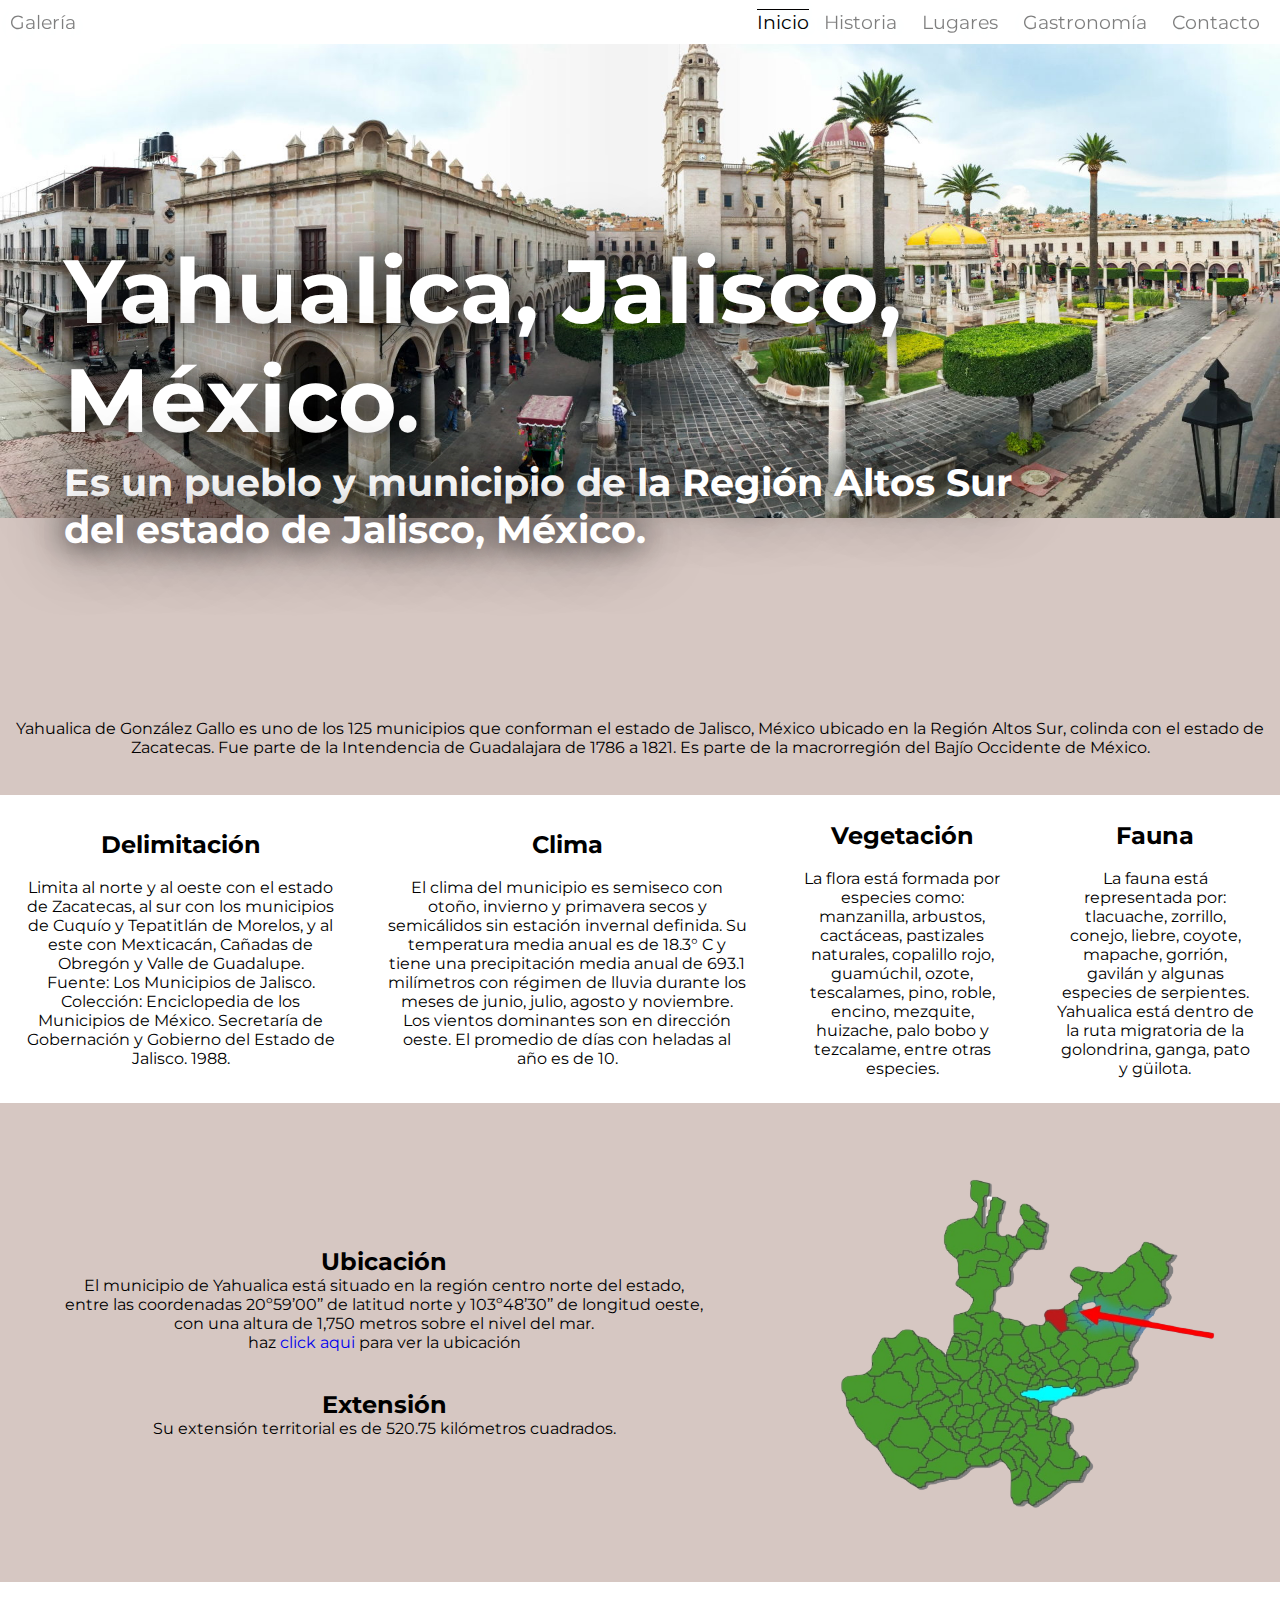
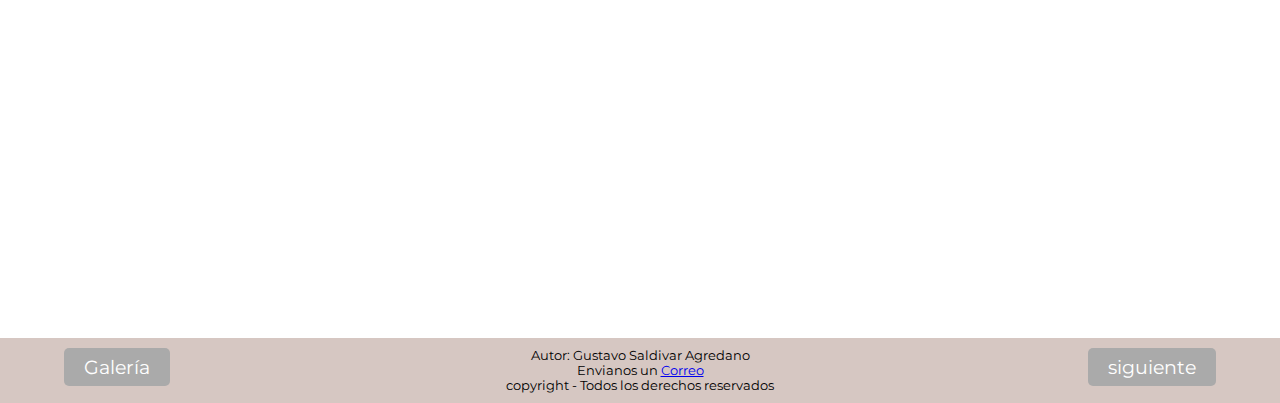
<file: index.html>
<!DOCTYPE html>
<html lang="es">
<head>
	<title>Yahualica pueblo mágico</title>
	<link rel="stylesheet" type="text/css" href="estilo.css">
	<meta charset="utf-8">
	<meta name="keywords" content="Yahualica,turismo,pueblo mágico">
	<meta name="description" content="Yahualica de González Gallo, es un pueblo magico con destinos turisticos y hermosos paisajes">
	<meta name="autor" content="Gustavo Saldivar">
	<meta name="robots" content="index">
	<meta name="viewport" content="width=device-width, initial-scale=1.0">
</head>
<body>
	<header>
		<div>
			<nav class="menu">
				<a class="galeria" href="galeria.html">Galería</a>
				<a class="pagina-actual" href="index.html">Inicio</a>
				<a class="resaltado-menu" href="historia.html">Historia</a>
				<a class="resaltado-menu" href="lugares.html">Lugares</a>
				<a class="resaltado-menu" href="gastronomia.html">Gastronomía</a>
				<a class="resaltado-menu" href="contacto.html">Contacto</a>
			</nav>
		</div>
		<div class="encabezado">		
			<h1>Yahualica, Jalisco, México.</h1>
			<h2>Es un pueblo y municipio de la Región Altos Sur<br> del estado de Jalisco, México.</h2><br><br>
		</div>
	</header>
	<article>
	<section class="info-index">
		<p>
			Yahualica de González Gallo es uno de los 125 municipios que conforman el estado de Jalisco, México ubicado en la Región Altos 	Sur, colinda con el estado de Zacatecas. Fue parte de la Intendencia de Guadalajara de 1786 a 1821. Es parte de la macrorregión del Bajío Occidente de México.
		</p><br><br>
		<div class="info-contenedor">
			<div class="info-contenido delimitacion resaltado-info">	
				<h2>Delimitación</h2><br>		
				<p class="texto-info">
					Limita al norte y al oeste con el estado de Zacatecas, al sur con los municipios de Cuquío y Tepatitlán de Morelos, y al este con Mexticacán, Cañadas de Obregón y Valle de Guadalupe. Fuente: Los Municipios de Jalisco. Colección: Enciclopedia de los Municipios de México. Secretaría de Gobernación y Gobierno del Estado de Jalisco.  1988.
				</p>
			</div>	
			<div class="info-contenido clima resaltado-info">	
				<h2>Clima</h2><br>
				<p class="texto-info">
					El clima del municipio es semiseco con otoño, invierno y primavera secos y semicálidos sin estación invernal definida. Su temperatura media anual es de 18.3° C y tiene una precipitación media anual de 693.1 milímetros con régimen de lluvia durante los meses de junio, julio, agosto y noviembre. Los vientos dominantes son en dirección oeste. El promedio de días con heladas al año es de 10.
				</p>
			</div>	
			<div class="info-contenido vegetacion resaltado-info">
				<h2>Vegetación</h2><br>
				<p class="texto-info">
					La flora está formada por especies como: manzanilla, arbustos, cactáceas, pastizales naturales, copalillo rojo, guamúchil, ozote, tescalames, pino, roble, encino, mezquite, huizache, palo bobo y tezcalame, entre otras especies.
				</p>
			</div>	
			<div class="info-contenido fauna resaltado-info">	
				<h2>Fauna</h2><br>
				<p class="texto-info">
					La fauna está representada por: tlacuache, zorrillo, conejo, liebre, coyote, mapache, gorrión, gavilán y algunas especies de serpientes. Yahualica está dentro de la ruta migratoria de la golondrina, ganga, pato y güilota.
				</p>
			</div>
		</div>
		<div class="info-contenedor">
			<div class="ubicacion">
				<h2>Ubicación</h2>				
				<p>
					El municipio de Yahualica está situado en la región centro norte del estado, entre las coordenadas 20º59’00’’ de latitud norte y 103º48’30’’ de longitud oeste, con una altura de 1,750 metros sobre el nivel del mar.
				</p>
				<p>
					haz <a class="link" href="https://www.google.com/maps/place/Yahualica+de+Gonz%C3%A1lez+Gallo,+Jal./@21.1738075,-102.9062015,13.35z/data=!4m5!3m4!1s0x8428fcae47b38535:0xe8a380763a56c023!8m2!3d21.1782822!4d-102.8831247" target="_BLANK">click aqui</a> para ver la ubicación
				</p><br><br>
				<h2>Extensión</h2>
				<p>
					Su extensión territorial es de 520.75 kilómetros cuadrados.
				</p>
			</div>
			<img id="imgmapa" class="img-transition" src="imagenes/ubicacion.png" alt="mapa">
		</div>
			<div class="videos">
				<iframe class="video" src="https://www.youtube.com/embed/VUfSUtK2CZw" title="YouTube video player" frameborder="0" allow="accelerometer; autoplay; clipboard-write; encrypted-media; gyroscope; picture-in-picture" allowfullscreen></iframe>
				<iframe class="video"  src="https://www.youtube.com/embed/LP_wkjm5zXs" title="YouTube video player" frameborder="0" allow="accelerometer; autoplay; clipboard-write; encrypted-media; gyroscope; picture-in-picture" allowfullscreen></iframe>
			</div>
		</div>
		
	</section>
</article>
<footer>
	<div class="pie-pagina" style="background: #D6C7C2">
		<a class="pagina-anterior" href="galeria.html">Galería</a>
		<a class="pagina-siguiente" href="historia.html"> siguiente</a>
		<p>Autor: Gustavo Saldivar Agredano<br>
		Envianos un <a href="mailto:gustavo.saldivar@udgvirtual.udg.mx">Correo</a><br>
		copyright - Todos los derechos reservados</p>
		<p class="referencias">
	</div>
</footer>
</body>
</html>
</file>
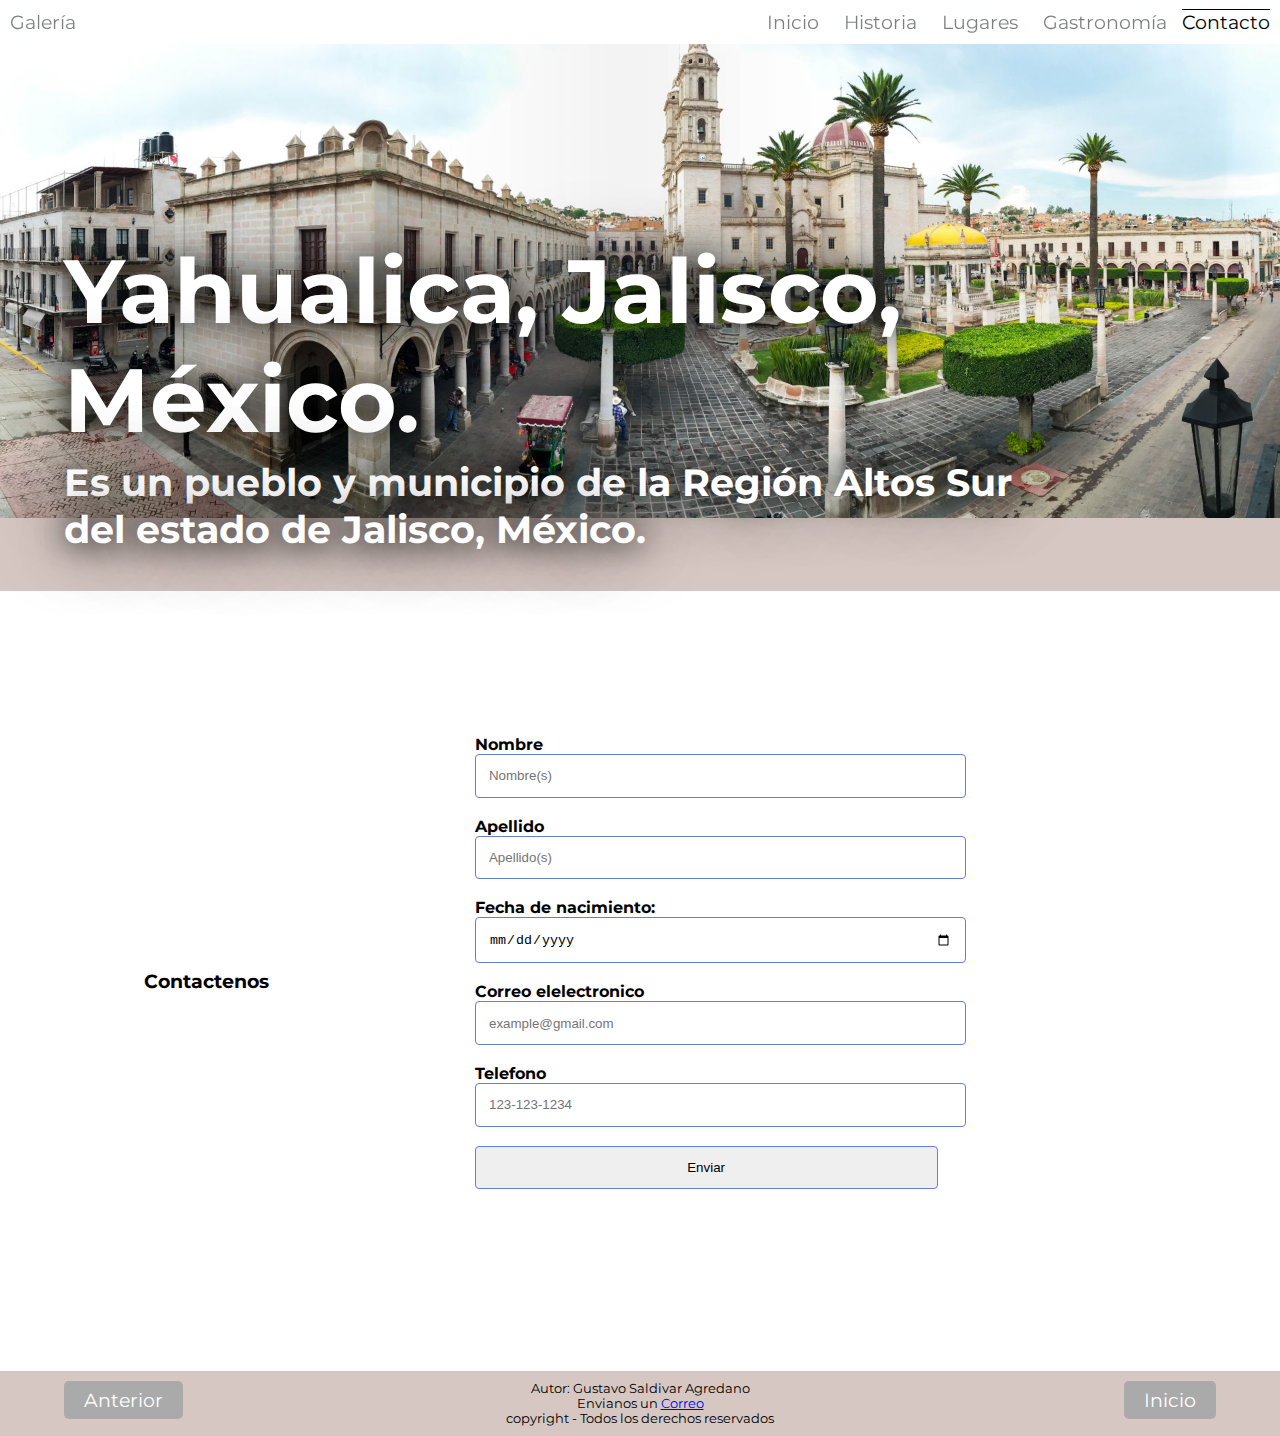
<file: contacto.html>
<!DOCTYPE html>
<html lang="es">
<head>
	<title>Visita Yahualica!</title>
	<link rel="stylesheet" type="text/css" href="estilo.css">
	<meta charset="utf-8">
	<meta name="keywords" content="Yahualica,turismo,pueblo mágico">
	<meta name="description" content="Yahualica de González Gallo, es un pueblo magico con destinos turisticos y hermosos paisajes">
	<meta name="autor" content="Gustavo Saldivar">
	<meta name="robots" content="reservaciones">
	<meta name="viewport" content="width=device-width, initial-scale=1.0">
</head>
<body>
	<header>
		<div>
			<nav class="menu">
				<a class="galeria" href="galeria.html">Galería</a>
				<a class="resaltado-menu" href="index.html">Inicio</a>
				<a class="resaltado-menu" href="historia.html">Historia</a>
				<a class="resaltado-menu" href="lugares.html">Lugares</a>
				<a class="resaltado-menu" href="gastronomia.html">Gastronomía</a>
				<a class="pagina-actual" href="contacto.html">Contacto</a>
			</nav>
		</div>
		<div class="encabezado">		
			<h1>Yahualica, Jalisco, México.</h1>
			<h2>Es un pueblo y municipio de la Región Altos Sur<br> del estado de Jalisco, México.</h2><br><br>
		</div>
	</header>
	<article id="contenido-reservacion">
		<section class="formulario form-container">
			<div class="form-item-1">
			<h3>Contactenos</h3>
			</div>
			<div class="form-item-2">
				<form action="reservaciones.html">
					<b>
						<label for="fname">Nombre</label><br>
					</b>
					<input type="text" id="fname" name="fname" placeholder="Nombre(s)" required><br><br>
					<b>
						<label for="lname">Apellido</label><br>
					</b>
					<input type="text" id="lname" name="lname" placeholder="Apellido(s)" required><br><br>
					<b>
						<label for="birthday">Fecha de nacimiento:</label><br>
					</b>
					<input type="date" id="birthday" name="birthday" required><br><br>
					<b>
						<label for="email">Correo elelectronico</label><br>
					</b>
					<input type="email" id="email" name="email" placeholder="example@gmail.com"><br><br>
					<b>
						<label for="phone">Telefono</label><br>
					</b>
					<input type="tel" id="phone" name="phone" placeholder="123-123-1234" pattern="[0-9]{10}"><br><br>
					<input type="submit" value="Enviar"><br><br><br>
				</form>
			</div>
		</section>
	</article>
	<footer>
		<div class="pie-pagina" style="background: #D6C7C2">
			<a class="pagina-anterior" href="gastronomia.html">Anterior</a>
			<a class="pagina-siguiente" href="index.html">Inicio</a>
			<p>Autor: Gustavo Saldivar Agredano<br>
			Envianos un <a href="mailto:gustavo.saldivar@udgvirtual.udg.mx">Correo</a><br>
			copyright - Todos los derechos reservados</p>
			<p class="referencias">
		</div>
</body>
</html>
</file>
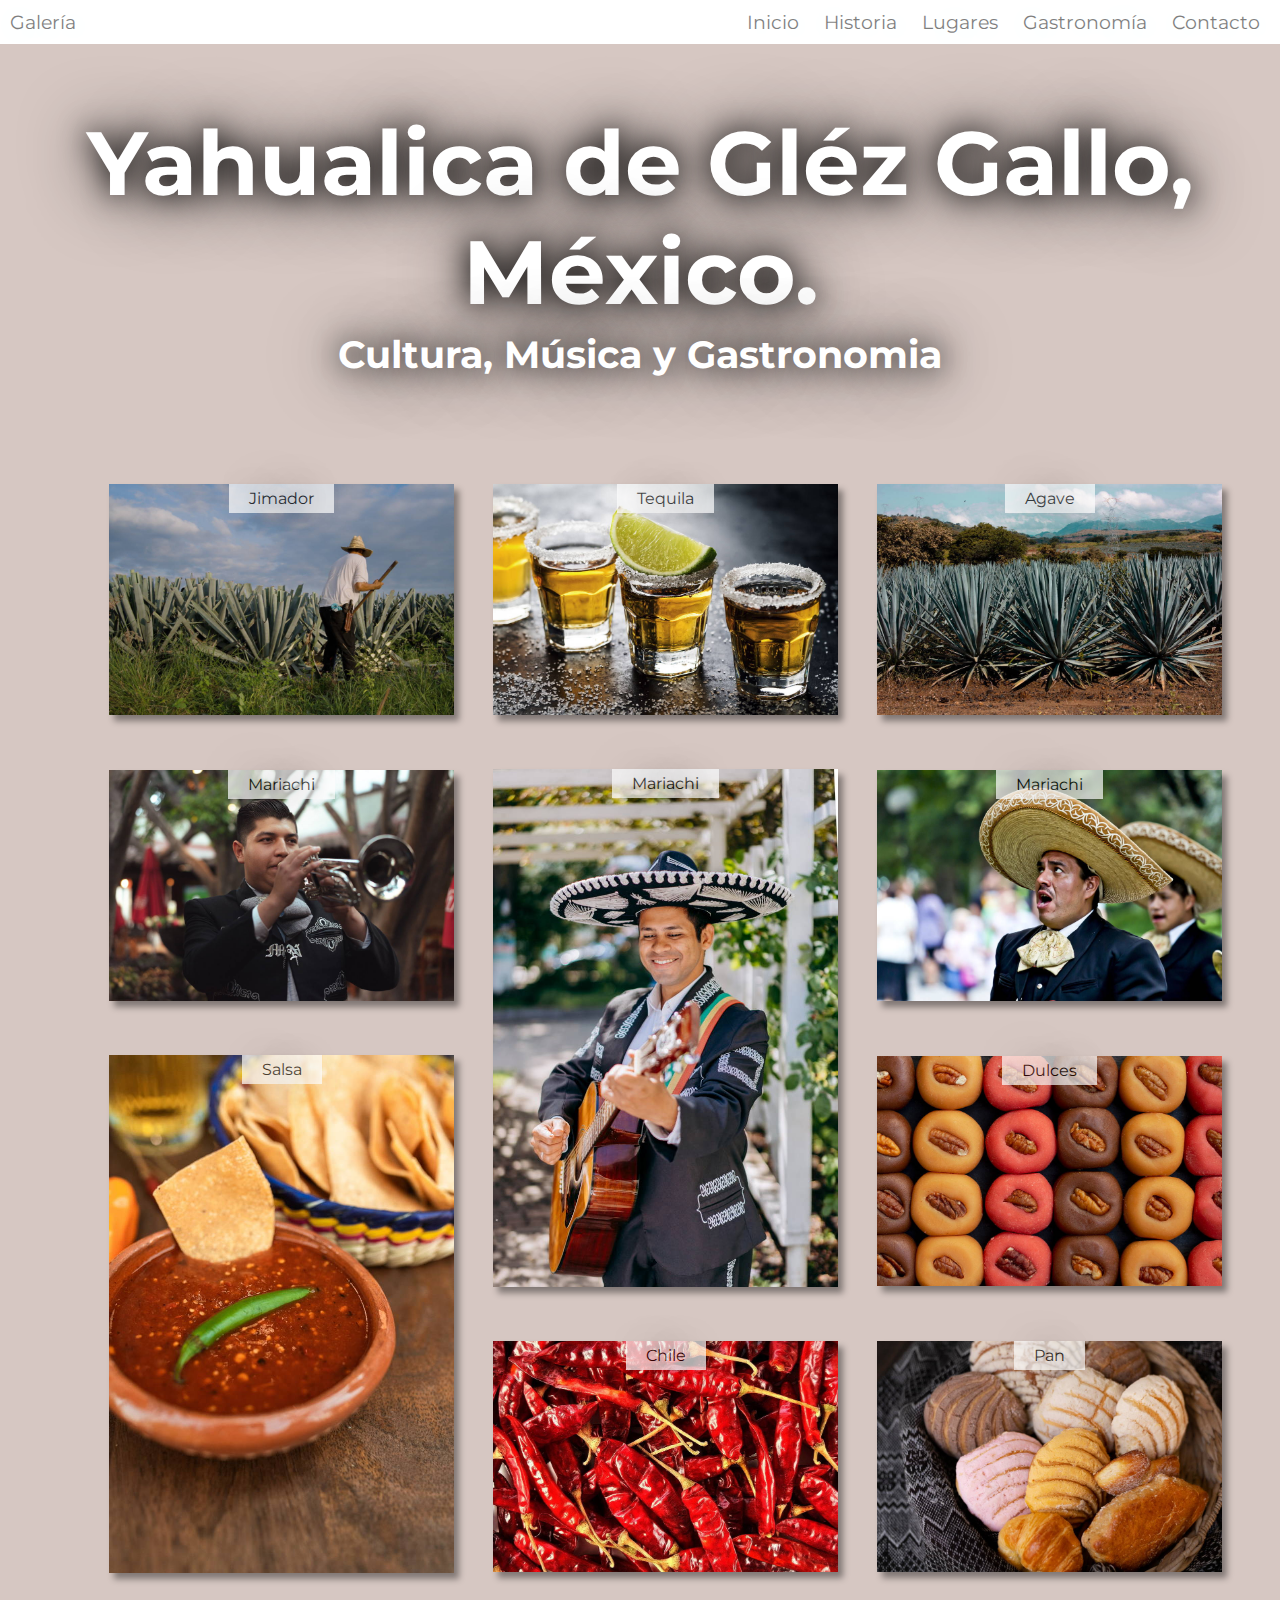
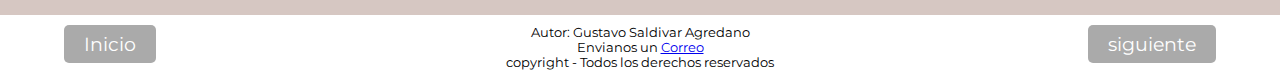
<file: galeria.html>
<!DOCTYPE html>
<html lang="es">
<head>
	<title>Yahualica pueblo mágico</title>
	<link rel="stylesheet" type="text/css" href="estilo.css">
	<meta charset="utf-8">
	<meta name="keywords" content="Yahualica,turismo,pueblo mágico">
	<meta name="description" content="Yahualica de González Gallo, es un pueblo magico con destinos turisticos y hermosos paisajes">
	<meta name="autor" content="Gustavo Saldivar">
	<meta name="robots" content="index">
	<meta name="viewport" content="wclassth=device-wclassth, initial-scale=1.0">
</head>
<body class="fondo">
	<header>
		<div>
			<nav class="menu">
				<a class="pagina-actual galeria" href="galeria.html">Galería</a>
				<a class="resaltado-menu" href="index.html">Inicio</a>
				<a class="resaltado-menu" href="historia.html">Historia</a>
				<a class="resaltado-menu" href="lugares.html">Lugares</a>
				<a class="resaltado-menu" href="gastronomia.html">Gastronomía</a>
				<a class="resaltado-menu" href="contacto.html">Contacto</a>
			</nav>
		</div>
		<div class="encabezado-gallery">		
			<h1>Yahualica de Gléz Gallo, México.</h1>
			<h2>Cultura, Música y Gastronomia</h2><br><br>
		</div>
	</header>
	<div class="gallery gallery-conteiner">
		<div class="Img-gallery-1">
			<p class="texto">Jimador</p>
			<img class="Img-gallery" src="imagenes/nuevas imagenes/El Jimador.jpg">
		</div>
		<div class="Img-gallery-2">
			<p class="texto">Tequila</p>
			<img class="Img-gallery" src="imagenes/nuevas imagenes/Shots de Tequila.jpg">
		</div>
		<div class="Img-gallery-3">
			<p class="texto">Agave</p>
			<img class="Img-gallery" src="imagenes/nuevas imagenes/Campo de agave.jpg">
		</div>
		<div class="Img-gallery-4">
			<p class="texto">Mariachi</p>
			<img class="Img-gallery" src="imagenes/nuevas imagenes/Mariachi_1.jpg">
		</div>
		<div class="Img-gallery-5">
			<p class="texto">Mariachi</p>
			<img class="Img-gallery" src="imagenes/nuevas imagenes/Mariachi_2.jpg">
		</div>
		<div class="Img-gallery-6">
			<p class="texto">Mariachi</p>
			<img class="Img-gallery" src="imagenes/nuevas imagenes/Mariachi_3.jpg">
		</div>
		<div class="Img-gallery-7">
			<p class="texto">Salsa</p>
			<img class="Img-gallery" src="imagenes/nuevas imagenes/Salsa martajada.jpg">
		</div>
		<div class="Img-gallery-8">
			<p class="texto">Chile</p>
			<img class="Img-gallery" src="imagenes/nuevas imagenes/Chile de arbol.jpg">
		</div>
		<div class="Img-gallery-9">
			<p class="texto">Dulces</p>
			<img class="Img-gallery" src="imagenes/nuevas imagenes/Dulces.jpg">
		</div>
		<div class="Img-gallery-10">
			<p class="texto">Pan</p>
			<img class="Img-gallery" src="imagenes/nuevas imagenes/Pan dulce.jpg">
		</div>
	</div>
<footer>
	<div class="pie-pagina">
		<a class="pagina-anterior" href="index.html">Inicio</a>
		<a class="pagina-siguiente" href="historia.html"> siguiente</a>
		<p>Autor: Gustavo Saldivar Agredano<br>
		Envianos un <a href="mailto:gustavo.saldivar@udgvirtual.udg.mx">Correo</a><br>
		copyright - Todos los derechos reservados</p>
		<p class="referencias">
	</div>
</footer>
</body>
</html>
</file>
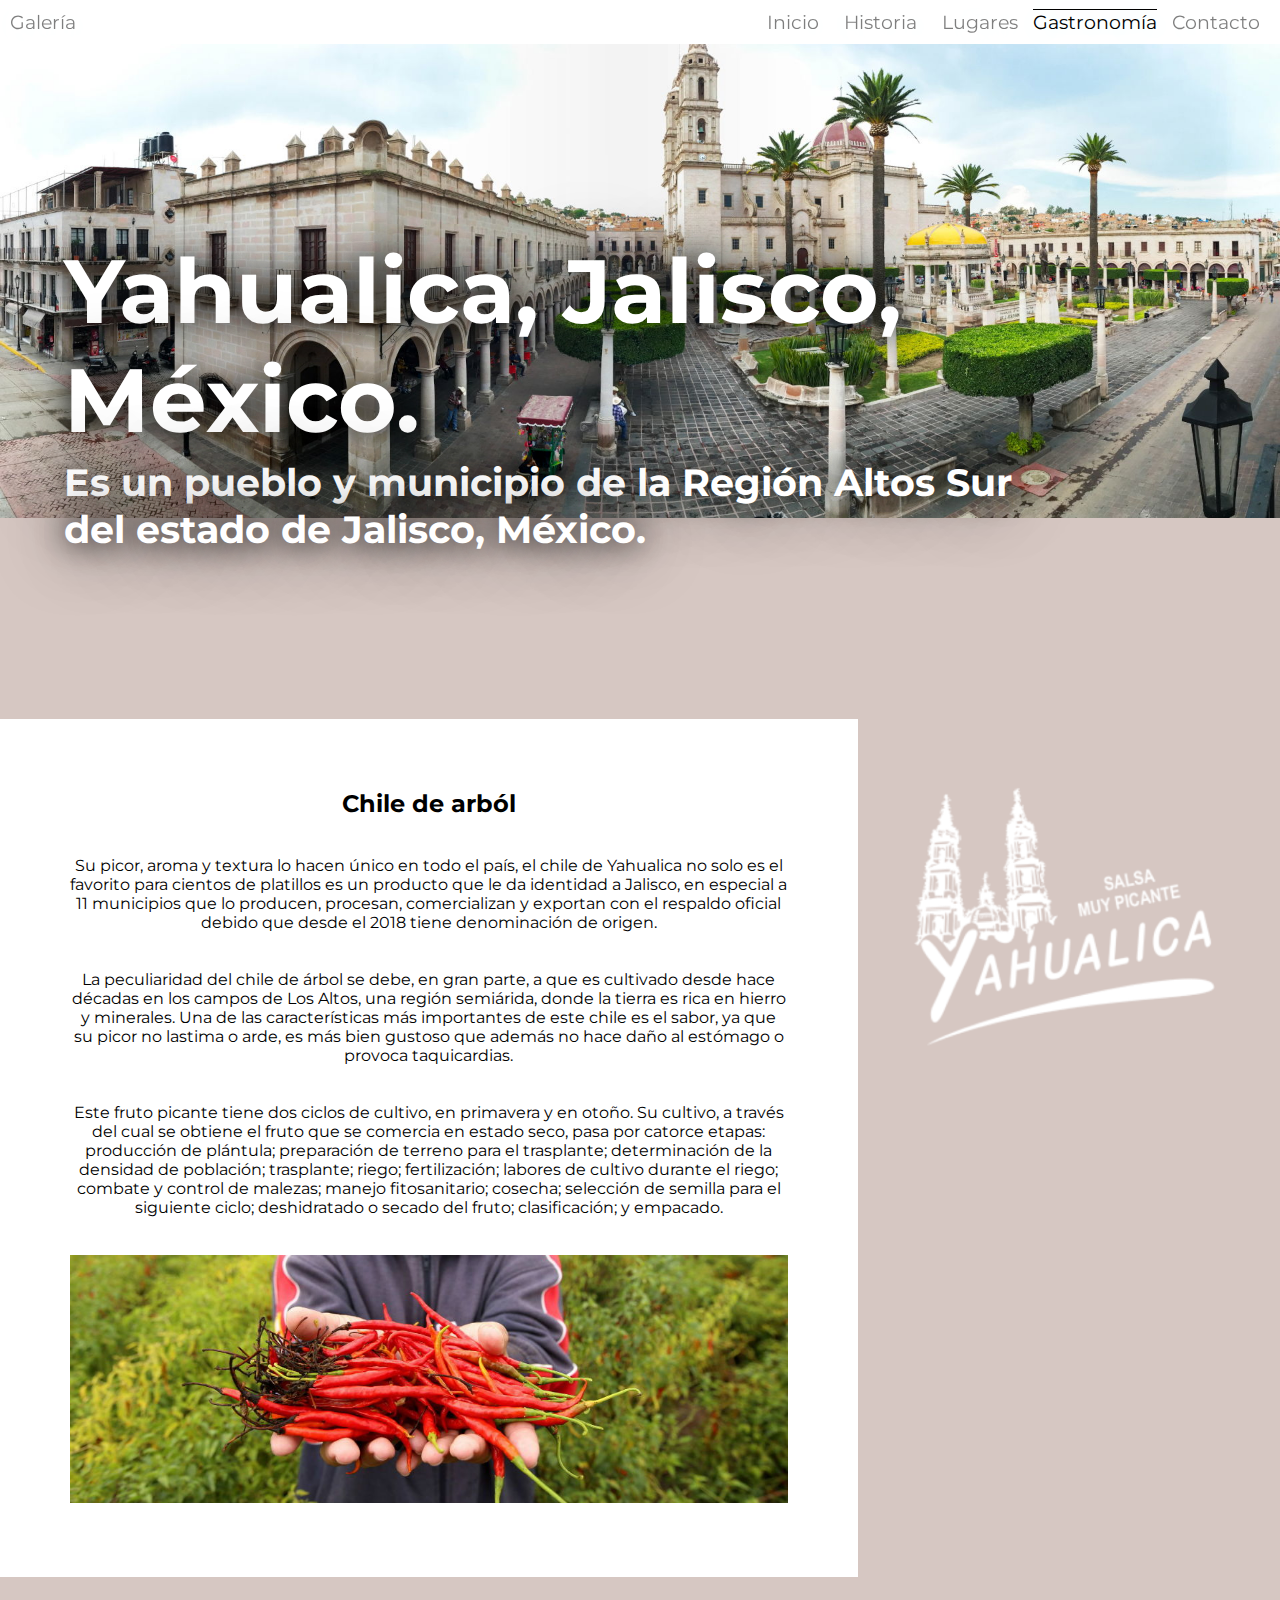
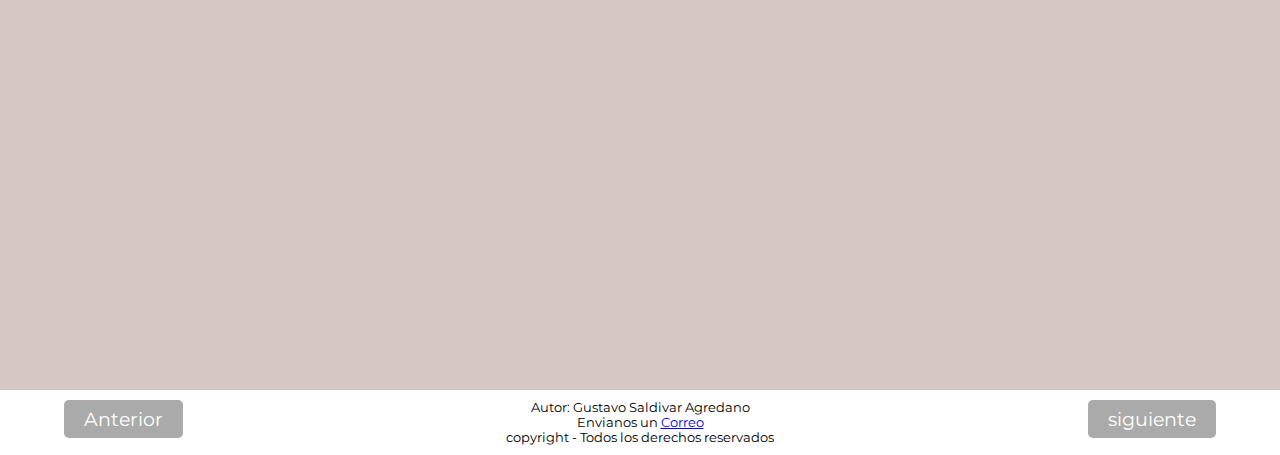
<file: gastronomia.html>
<!DOCTYPE html>
<html lang="es">
<head>
	<title>Chile Yahualica</title>
	<link rel="stylesheet" type="text/css" href="estilo.css">
	<meta charset="utf-8">
	<meta name="keywords" content="Yahualica,turismo,pueblo mágico">
	<meta name="description" content="Yahualica de González Gallo, es un pueblo magico con destinos turisticos y hermosos paisajes">
	<meta name="autor" content="Gustavo Saldivar">
	<meta name="robots" content="chile">
	<meta name="viewport" content="width=device-width, initial-scale=1.0">
</head>
<body>
	<header>
		<div>
			<nav class="menu">
				<a class="galeria" href="galeria.html">Galería</a>
				<a class="resaltado-menu" href="index.html">Inicio</a>
				<a class="resaltado-menu" href="historia.html">Historia</a>
				<a class="resaltado-menu" href="lugares.html">Lugares</a>
				<a class="pagina-actual" href="gastronomia.html">Gastronomía</a>
				<a class="resaltado-menu" href="contacto.html">Contacto</a>
			</nav>
		</div>
		<div class="encabezado">		
			<h1>Yahualica, Jalisco, México.</h1>
			<h2>Es un pueblo y municipio de la Región Altos Sur<br> del estado de Jalisco, México.</h2><br><br>
		</div>
	</header>
	<article class="contenido">
		<section>
			<div class="Chile-contenedor">
				<div class="Chile-contenido texto-chile-arbol">
					<h2>Chile de arból</h2><br><br>
					<p>
						Su picor, aroma y textura lo hacen único en todo el país, el chile de Yahualica no solo es el favorito para cientos de platillos es un producto que le da identidad a Jalisco, en especial a 11 municipios que lo producen, procesan, comercializan y exportan con el respaldo oficial debido que desde el 2018 tiene denominación de origen.
					</p><br><br>
					<p>
						La peculiaridad del chile de árbol se debe, en gran parte, a que es cultivado desde hace décadas en los campos de Los Altos, una región semiárida, donde la tierra es rica en hierro y minerales. Una de las características más importantes de este chile es el sabor, ya que su picor no lastima o arde, es más bien gustoso que además no hace daño al estómago o provoca taquicardias.
					</p><br><br>
					<p>
						Este fruto picante tiene dos ciclos de cultivo, en primavera y en otoño. Su cultivo, a través del cual se obtiene el fruto que se comercia en estado seco, pasa por catorce etapas: producción de plántula; preparación de terreno para el trasplante; determinación de la densidad de población; trasplante; riego; fertilización; labores de cultivo durante el riego; combate y control de malezas; manejo fitosanitario; cosecha; selección de semilla para el siguiente ciclo; deshidratado o secado del fruto; clasificación; y empacado.
					</p><br><br>
					<img id="imgchile" src="imagenes/chile.jpg" alt="chile" width="100%">
				</div>
				<img class="Chile-contenido img-salsa1" src="imagenes/salsa1.png" alt="salsa1">
			</div><br><br>
			<iframe class="video-gastronomia video" src="https://www.youtube.com/embed/-_4iJYSHeO8" title="YouTube video player" frameborder="0" allow="accelerometer; autoplay; clipboard-write; encrypted-media; gyroscope; picture-in-picture" allowfullscreen></iframe>
			<iframe class="video-gastronomia video" src="https://www.youtube.com/embed/dUYjBB7cMDQ" title="YouTube video player" frameborder="0" allow="accelerometer; autoplay; clipboard-write; encrypted-media; gyroscope; picture-in-picture" allowfullscreen></iframe><br><br>
		</section>
	</article>
	<footer>
		<div class="pie-pagina">
			<a class="pagina-anterior" href="lugares.html">Anterior</a>
			<a class="pagina-siguiente" href="contacto.html"> siguiente</a>
			<p>Autor: Gustavo Saldivar Agredano<br>
			Envianos un <a href="mailto:gustavo.saldivar@udgvirtual.udg.mx">Correo</a><br>
			copyright - Todos los derechos reservados</p>
			<p class="referencias">
		</div>
	</footer>
</body>
</html>
</file>
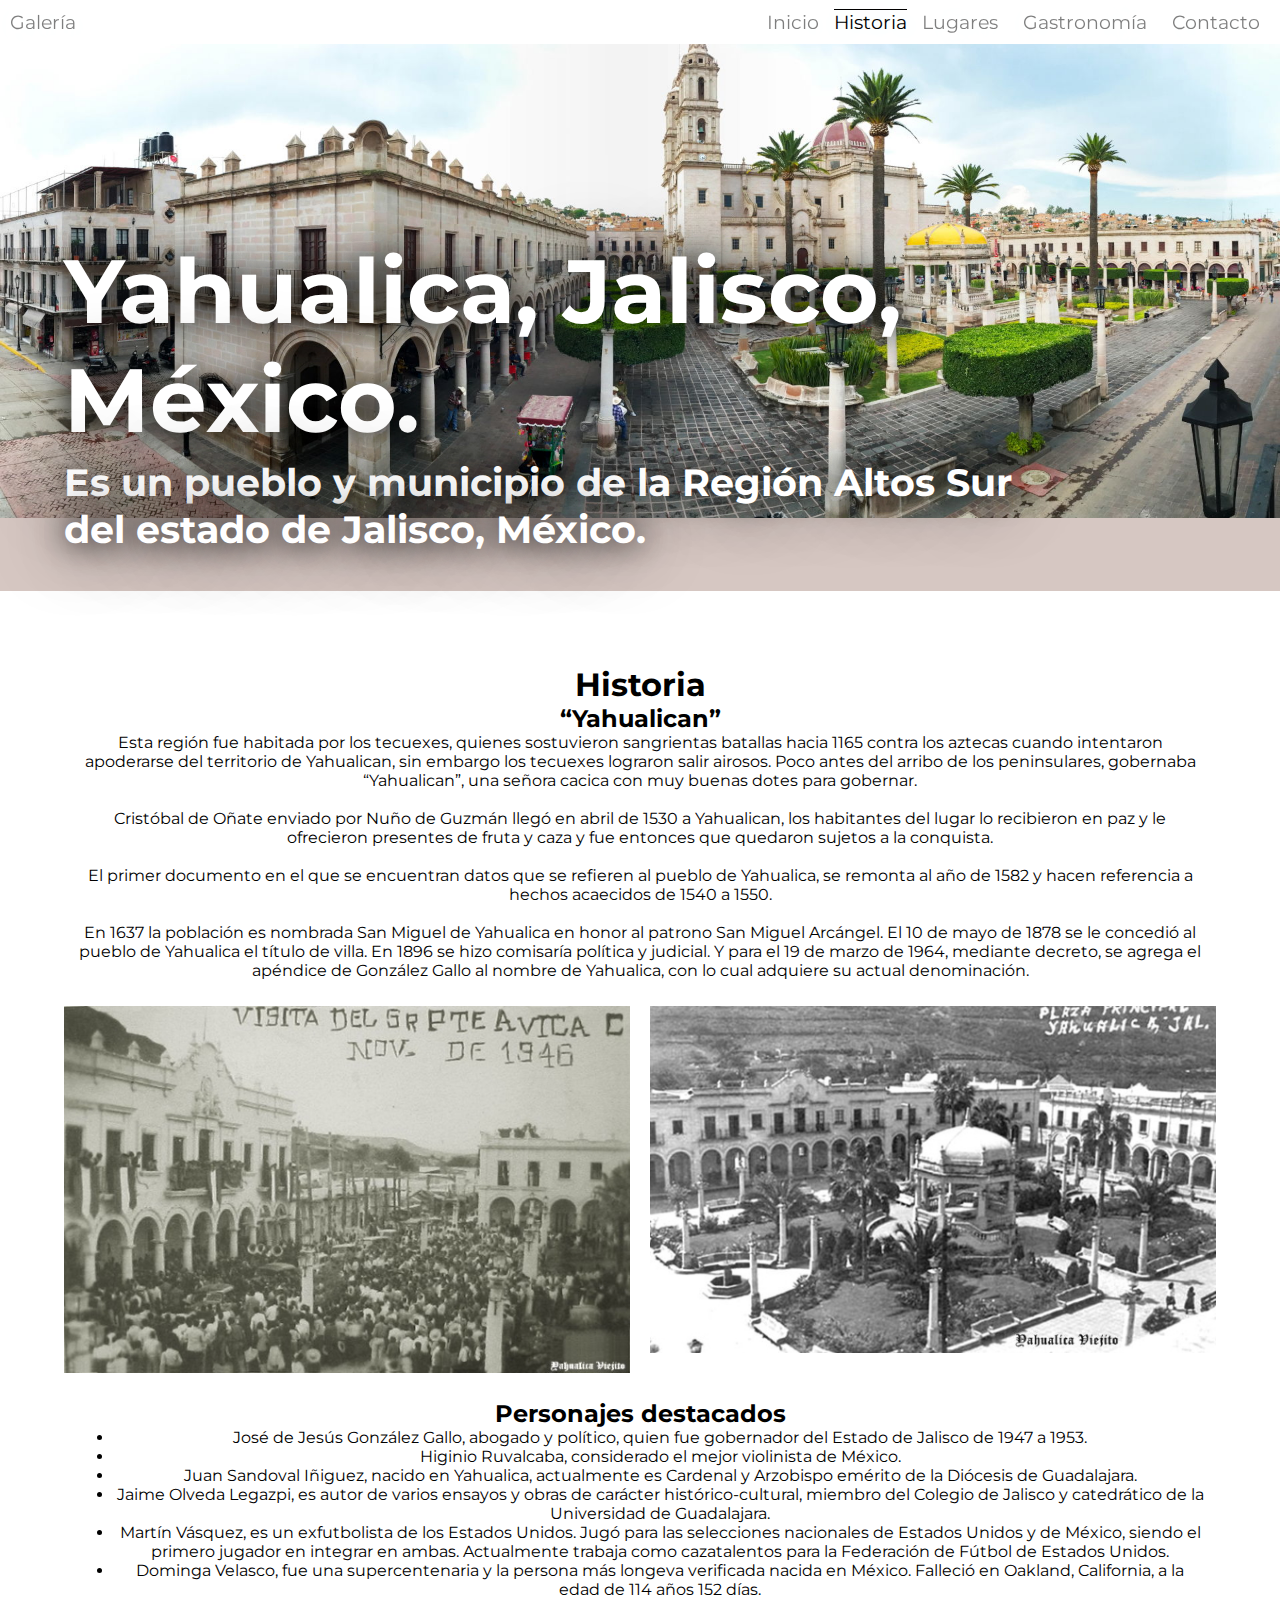
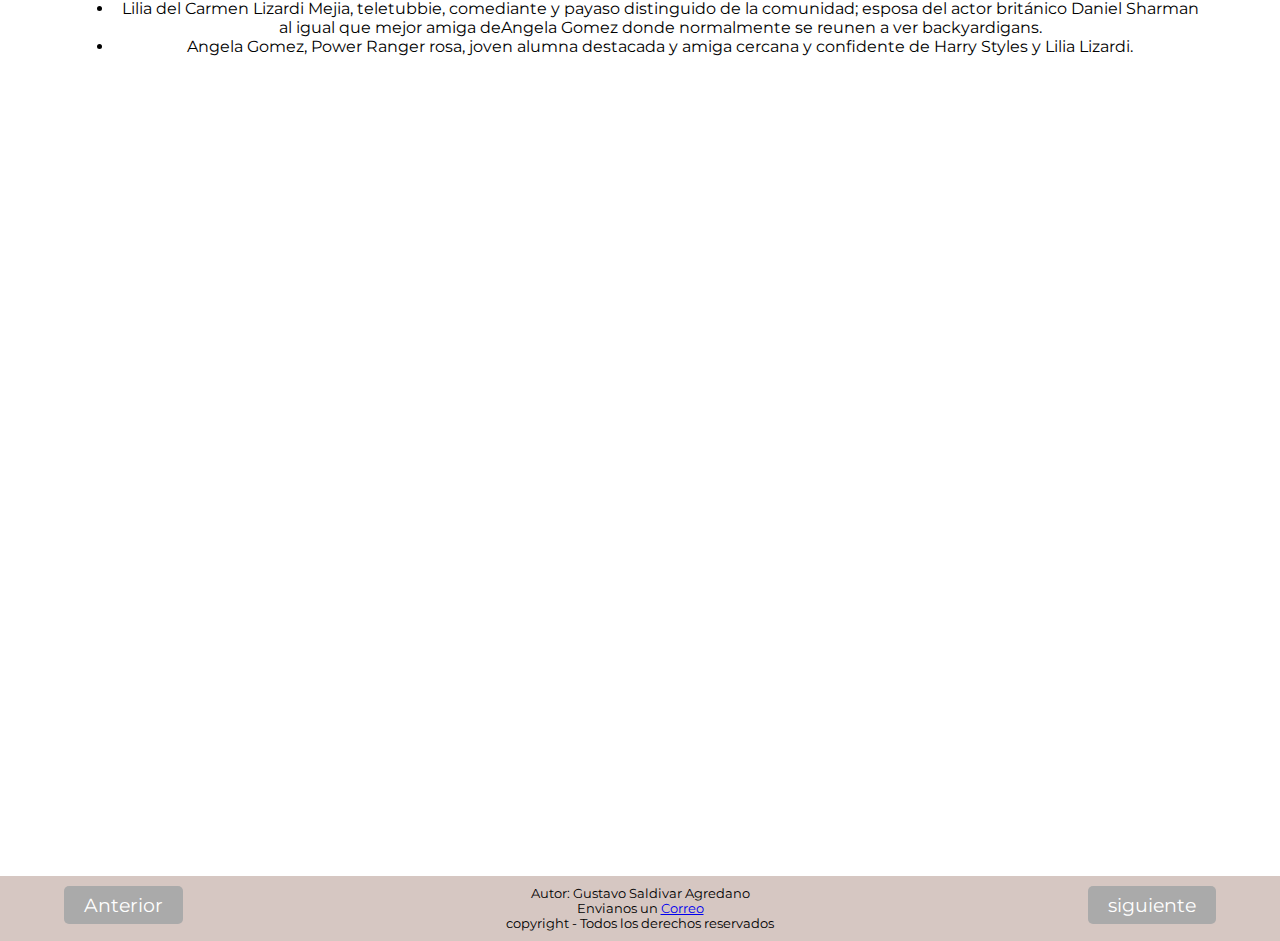
<file: historia.html>
<!DOCTYPE html>
<html lang="es">
<head>
	<title>Historia, Yahualica de Gonzaléz Gallo</title>
	<link rel="stylesheet" type="text/css" href="estilo.css">
	<meta charset="utf-8">
	<meta name="keywords" content="Yahualica,turismo,pueblo mágico">
	<meta name="description" content="Yahualica de González Gallo, es un pueblo magico con destinos turisticos y hermosos paisajes">
	<meta name="autor" content="Gustavo Saldivar">
	<meta name="robots" content="historia">
	<meta name="viewport" content="width=device-width, initial-scale=1.0">
</head>
<body>
	<header>
		<div>
			<nav class="menu">
				<a class="galeria" href="galeria.html">Galería</a>
				<a class="resaltado-menu" href="index.html">Inicio</a>
				<a class="pagina-actual" href="historia.html">Historia</a>
				<a class="resaltado-menu" href="lugares.html">Lugares</a>
				<a class="resaltado-menu" href="gastronomia.html">Gastronomía</a>
				<a class="resaltado-menu" href="contacto.html">Contacto</a>
			</nav>
		</div>
		<div class="encabezado">		
			<h1>Yahualica, Jalisco, México.</h1>
			<h2>Es un pueblo y municipio de la Región Altos Sur<br> del estado de Jalisco, México.</h2><br><br>
		</div>
	</header>
	<article>
		<section>
			<div class="historia-contenedor">
				<div class="historia-contenido texto-historia">
					<h1>Historia</h1>
					<h2>“Yahualican”</h2>
					<p>
					Esta región fue habitada por los tecuexes, quienes sostuvieron sangrientas batallas hacia 1165 contra los aztecas cuando intentaron apoderarse del territorio de Yahualican, sin embargo los tecuexes lograron salir airosos. Poco antes del arribo de los peninsulares, gobernaba “Yahualican”, una señora cacica con muy buenas dotes para gobernar.
					</p><br>
					<p>
						Cristóbal de Oñate enviado por Nuño de Guzmán llegó en abril de 1530 a Yahualican, los habitantes del lugar lo recibieron en paz y le ofrecieron presentes de fruta y caza y fue entonces que quedaron sujetos a la conquista.
					</p><br>
					<p>
						El primer documento en el que se encuentran datos que se refieren al pueblo de Yahualica, se remonta al año de 1582 y hacen referencia a hechos acaecidos de 1540 a 1550.
					</p><br>
					<p>
						En 1637 la población es nombrada San Miguel de Yahualica en honor al patrono San Miguel Arcángel. El 10 de mayo de 1878 se le concedió al pueblo de Yahualica el título de villa. En 1896 se hizo comisaría política y judicial. Y para el 19 de marzo de 1964, mediante decreto, se agrega el apéndice de González Gallo al nombre de Yahualica, con lo cual adquiere su actual denominación.
					</p>
				</div>
					<img class="img-transition img-pasado1" src="imagenes/yahualicapasado1.jpg">
				<img class="img-transition img-pasado2" src="imagenes/yahualicapasado2.jpg">
				<div class="historia-contenido personajes-destacados">
					<h2>Personajes destacados</h2>
					<ul>
						<li>José de Jesús González Gallo, abogado y político, quien fue gobernador del Estado de Jalisco de 1947 a 1953.</li>
						<li>Higinio Ruvalcaba, considerado el mejor violinista de México.</li>					
						<li>Juan Sandoval Iñiguez, nacido en Yahualica, actualmente es Cardenal y Arzobispo emérito de la Diócesis de Guadalajara.</li>
						<li>Jaime Olveda Legazpi, es autor de varios ensayos y obras de carácter histórico-cultural, miembro del Colegio de Jalisco y catedrático de la Universidad de Guadalajara.</li>
						<li>Martín Vásquez, es un exfutbolista de los Estados Unidos. Jugó para las selecciones nacionales de Estados Unidos y de México, siendo el primero jugador en integrar en ambas. Actualmente trabaja como cazatalentos para la Federación de Fútbol de Estados Unidos.</li>
						<li>Dominga Velasco, fue una supercentenaria y la persona más longeva verificada nacida en México. Falleció en Oakland, California, a la edad de 114 años 152 días.</li>
						<li>Lilia del Carmen Lizardi Mejia, teletubbie, comediante y payaso distinguido de la comunidad; esposa del actor británico Daniel Sharman al igual que mejor amiga deAngela Gomez donde normalmente se reunen a ver backyardigans.</li>
						<li>Angela Gomez, Power Ranger rosa, joven alumna destacada y amiga cercana y confidente de Harry Styles y Lilia Lizardi.</li>
					</ul>
				</div>
				<iframe class="historia-contenido img-transition video-historia" src="https://www.youtube.com/embed/yy_hOog1EbY" title="YouTube video player" frameborder="0" allow="accelerometer; autoplay; clipboard-write; encrypted-media; gyroscope; picture-in-picture" allowfullscreen></iframe>
			</div>
		</section>
	</article>
	<footer>
		<div class="pie-pagina" style="background: #D6C7C2">
			<a class="pagina-anterior" href="index.html">Anterior</a>
			<a class="pagina-siguiente" href="lugares.html"> siguiente</a>
			<p>Autor: Gustavo Saldivar Agredano<br>
			Envianos un <a href="mailto:gustavo.saldivar@udgvirtual.udg.mx">Correo</a><br>
			copyright - Todos los derechos reservados</p>
			<p class="referencias">
		</div>
	</footer>
</body>
</html>
</file>
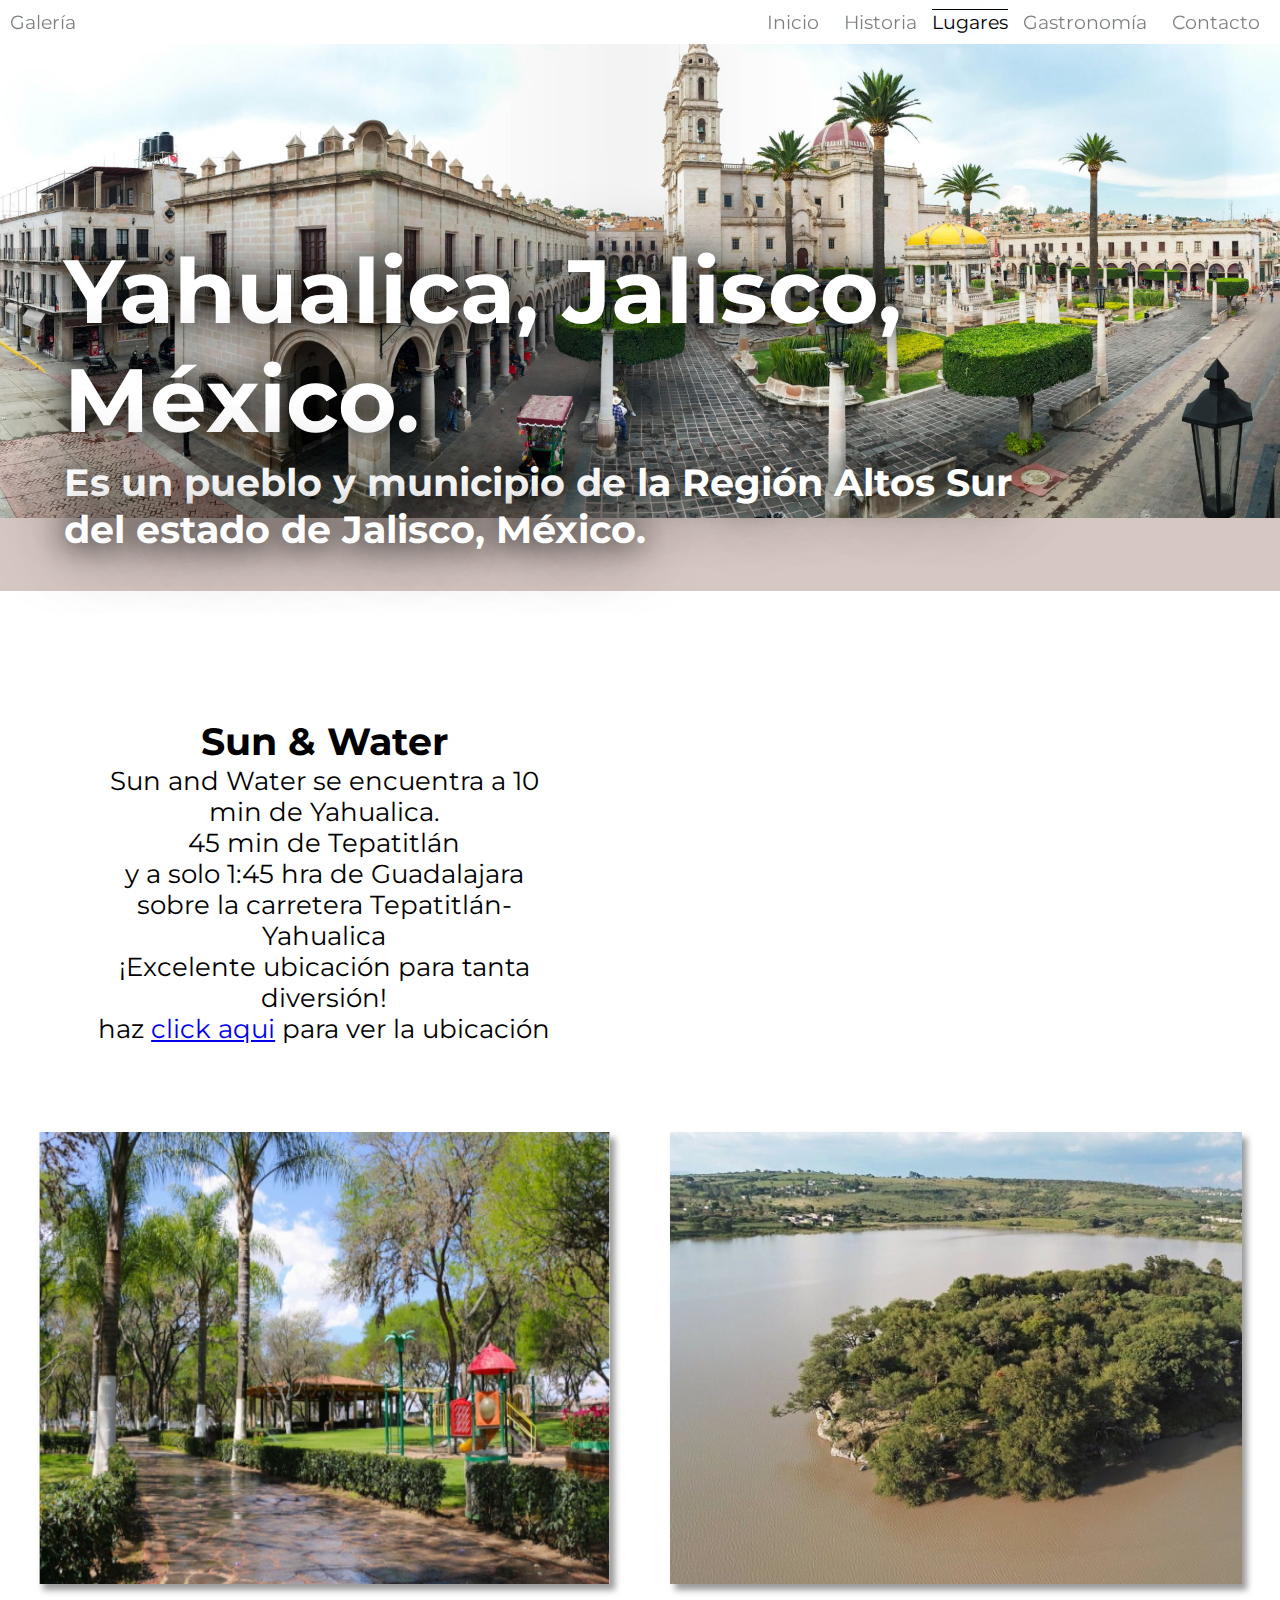
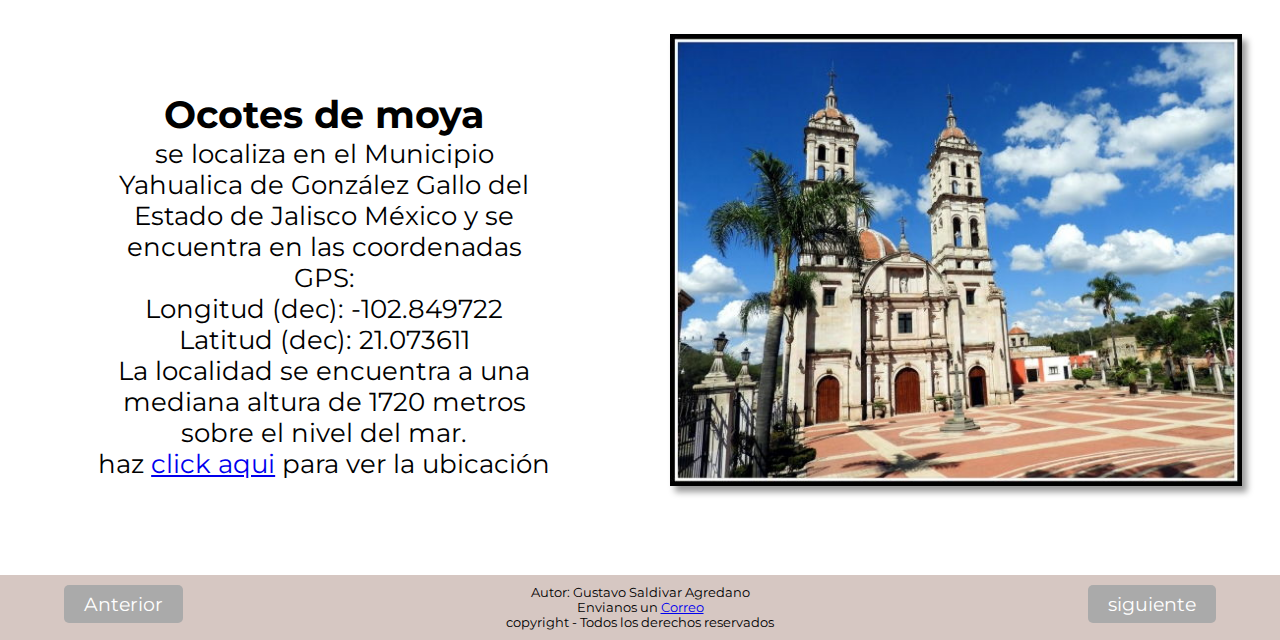
<file: lugares.html>
<!DOCTYPE html>
<html lang="es">
<head>
	<title>Que lugares visitar en Yahualica</title>
	<link rel="stylesheet" type="text/css" href="estilo.css">
	<meta charset="utf-8">
	<meta name="keywords" content="Yahualica,turismo,pueblo mágico">
	<meta name="description" content="Yahualica de González Gallo, es un pueblo magico con destinos turisticos y hermosos paisajes">
	<meta name="autor" content="Gustavo Saldivar">
	<meta name="robots" content="Lugares">
	<meta name="viewport" content="width=device-width, initial-scale=1.0">
</head>
<body>
	<header>
		<div>
			<nav class="menu">
				<a class="galeria" href="galeria.html">Galería</a>
				<a class="resaltado-menu" href="index.html">Inicio</a>
				<a class="resaltado-menu" href="historia.html">Historia</a>
				<a class="pagina-actual" href="lugares.html">Lugares</a>
				<a class="resaltado-menu" href="gastronomia.html">Gastronomía</a>
				<a class="resaltado-menu" href="contacto.html">Contacto</a>
			</nav>
		</div>
		<div class="encabezado">		
			<h1>Yahualica, Jalisco, México.</h1>
			<h2>Es un pueblo y municipio de la Región Altos Sur<br> del estado de Jalisco, México.</h2><br><br>
		</div>
	</header>
	<article class="contenido">
		<section class="lugares-contenedor">
			<div class="lugares-contenido texto-sund-water">
				<h2>Sun & Water</h2>
				<p>
					Sun and Water se encuentra a 10 min de Yahualica.<br>
					45 min de Tepatitlán<br>
					y a solo 1:45 hra de Guadalajara<br>
					sobre la carretera Tepatitlán- Yahualica<br>
					¡Excelente ubicación para tanta diversión!
				</p>
				<p>
					haz <a href="https://www.google.com/maps/place/Sun+%26+Water+Resort/@21.1124566,-102.8748038,17z/data=!4m5!3m4!1s0x8428e3a2c00090cd:0xa86f102531376b7b!8m2!3d21.1124566!4d-102.8726151" target="_BLANK">click aqui</a> para ver la ubicación
				</p>
			</div>
			<iframe class="lugares-contenido media-lugares video-sun-water" title="vimeo-player" src="https://player.vimeo.com/video/281365575?h=3cf88664c3" frameborder="0" allowfullscreen></iframe>
			<img class="lugares-contenido media-lugares img-presa-1" src="imagenes/presaelestribon.jpg" alt="presa el estribón" height="450">
			<img class="lugares-contenido media-lugares img-presa-2" src="imagenes/presaelestribon2.jpg" alt="presa el estribón2" height="450">
			<div class="lugares-contenido texto-ocotes-moya">
				<h2>Ocotes de moya</h2>
				<p>
					se localiza en el Municipio Yahualica de González Gallo del Estado de Jalisco México y se encuentra en las coordenadas GPS:<br>
					Longitud (dec): -102.849722<br>
					Latitud (dec): 21.073611<br>
					La localidad se encuentra a una mediana altura de 1720 metros sobre el nivel del mar.
				</p>
				<p>
					haz <a href="https://www.google.com/maps/place/Ocotes+De+Moya/@21.072844,-102.8519087,17z/data=!3m1!4b1!4m5!3m4!1s0x8428e1819a32a2cf:0x97ec5d1db763c4fe!8m2!3d21.072844!4d-102.84972" target="_BLANK">click aqui</a> para ver la ubicación
				</p>
			</div>
			<img class="lugares-contenido media-lugares img-ocotes" src="imagenes/ocotesdemoya.jpg" alt="Ocotes-de-Moya" width="600">
		</section>
	</article>
	<footer>
		<div class="pie-pagina" style="background: #D6C7C2">
			<a class="pagina-anterior" href="historia.html">Anterior</a>
			<a class="pagina-siguiente" href="gastronomia.html"> siguiente</a>
			<p>Autor: Gustavo Saldivar Agredano<br>
			Envianos un <a href="mailto:gustavo.saldivar@udgvirtual.udg.mx">Correo</a><br>
			copyright - Todos los derechos reservados</p>
			<p class="referencias">
		</div>
	</footer>
</body>
</html>
</file>
<file: estilo.css>
@import url(https://fonts.googleapis.com/css?family=Montserrat:500);
@import url('https://fonts.googleapis.com/css?family=Yantramanav:100,300');
/*Formato de pagina*/
*{
  align-content: center;
  margin: 0;
}
body {
  background: #D6C7C2 url("imagenes/portada.jpg") center top no-repeat;
  background-size: 100%;
  font-family: "Montserrat";
  text-align: center; 
  margin-top: 0;
}
/*Formato de Encabezado*/
.encabezado{
  text-align: left;
  margin-left: 5%;
  margin-top: 15%;
  color: white;
  text-shadow:0 0 30px black, 0 0 70px black;
}
.encabezado h1, .encabezado-gallery h1{
  font-size: 7vw;
  margin-bottom: 0;
}
.encabezado h2, .encabezado-gallery h2{
  font-size: 3vw;
  margin-top: 5px;
  margin-bottom: ;
}
/*Formato de Menu de navegación*/
.menu{
  background-color: #fff;
  position: relative;
  display: block;
  text-align: right;
  padding: 10px;
  font-size: 1.5vw;
  text-shadow:.1em .1em 2em #c9e5f0;
}
.resaltado-menu{
  color: black;
  padding: 10px;
  text-decoration: none;
  opacity: .5;
}
.resaltado-menu:hover, .pagina-actual, .galeria:hover{
  color: black;
  opacity: 1;
  text-decoration: overline;
}
.galeria{
  display: block;
  position: absolute;
  top: 10px;
  text-decoration: none;
  color: black;
  text-align: left;
  opacity: .5;
}
/*Formato para pie de Pagina*/
.pie-pagina{
  background-color: #fff;
  font-size: 1vw;
  padding-top: 10px;
  padding-bottom: 10px;
}
.pagina-anterior, .pagina-siguiente{
  text-decoration: none;
  background-color: #AAAAAA;
  color: white;
  display: inline-block;
  padding: 7px 20px;
  font-size: 1.5vw;
  border-radius: 5px;
  position: absolute;
}
.pagina-anterior{
  left: 5%;
}
.pagina-siguiente{
  right: 5%;
}
.pagina-siguiente:hover, .pagina-anterior:hover{
  background-color: #374045;
}
/*Formato contenido "index"*/
/*----------------------------------------------------------------------*/
.info-index {
  margin-top: 10%;
  font-size: 2;
}
#imgmapa{
  width: 30%;
  height: 30%;
  padding: 5%;
  transition: transform 400ms ease-out;
}
.ubicacion{
  padding: 5%;
}
.videos{
  background-color: #fff;
}
.video{
  width: 30vw;
  height: 17.5vw;
  padding: 5vw;
  transition: transform 400ms ease-out;
}
.resaltado-info {
  background-color: #fff;
  color: black;
  padding: 2%;
}
.resaltado-info:hover {
  background-color: lightcyan;

}
/*formato para vinculos*/
.link{
  text-decoration: none;
}
/*Formato de grid Historia*/
/*----------------------------------------------------------------------*/
.historia-contenedor{
  align-content: center;
  display: grid;
  grid-template-columns: 1fr 1fr;
  grid grid-template-rows: 1fr 1fr 1fr 1fr;
  grid-row-gap: 16px;
  grid-column-gap: 20px;
  background-color: #fff;
  padding: 5%;
}
.historia-contenido{
  padding: 10px;
}
.texto-historia{
  grid-column: 1/3;
  grid-row: 1;
}
.img-pasado1{
  grid-column: 1;
  grid-row: 2;
  width: 100%;
}
.img-pasado2{
  grid-column: 2;
  grid-row: 2;
  width: 100%;
}
.personajes-destacados{
  grid-column: 1/3;
  grid-row: 3;
}
.video-historia{
  grid-column: 1 / 3;
  grid-row: 4;
  padding: 10vw;
  width: 65vw;
  height: 37vw;
}
/*Formato de grid lugares*/
/*----------------------------------------------------------------------*/
.lugares-contenedor{
  padding: 3%;
  display: grid;
  grid-template-columns: 1fr 1fr;
  grid-template-rows: 1fr 1fr 1fr;
  grid-column-gap: 5%;
  background-color: #fff;
}
.texto-sund-water, .texto-ocotes-moya{
  padding: 10%;
  font-size: 2vw;
}
.texto-sund-water{
  grid-column: 1;
  grid-row: 1;
}
.media-lugares{
  transition: transform 400ms ease-out;
  width: 90%;
  height: 90%;
  box-shadow: 0.3rem 0.4rem 0.4rem rgba(0, 0, 0, 0.4);
}
.media-lugares:hover{
  transform: scale(1.15);
}
.video-sun-water{
  grid-column: 2;
  grid-row: 1;
  width: 100%;
  box-shadow: none;
}
.img-presa-1{
  width: 100%;
  grid-column: 1;
  grid-row: 2;
}
.img-presa-2{
  width: 100%;
  grid-column: 2;
  grid-row: 2;
}
.img-ocotes{
  width: 100%;
  grid-column: 2;
  grid-row: 3;
}
.texto-ocotes-moya{
  grid-column: 1;
  grid-row: 3;
}
/*formato de grid gastronomia*/
/*----------------------------------------------------------------------*/
.Chile-contenedor{
  margin-top: 10%;
  display: grid;
  grid-template-columns: 1fr 1fr 33%;
  grid-template-rows: 300px 500px;
  grid-row-gap: 16px;
  grid-column-gap: 0;
  padding: 0;
}
.Chile-contenido{
  padding: 10px;
}
.texto-chile-arbol{
  grid-column: 1 / 3;
  grid-row: 1 / 4;
  background-color: #fff;
  padding: 70px;
}
.img-salsa1{
  width: 90%;
  grid-column: 3;
  grid-row: 1;
}
/*Contacto*/
/*----------------------------------------------------------------------*/
#contenido-reservacion{
  text-align: left;
  background-color: #fff;
  padding: 20px;
  margin-top: 0;
}
form button,
form input {
  width: 70%;
  padding: 1em;
  border: solid 1px #627EDC;
  border-radius: 4px;
}
form button: hover{
  background-color: red;
}
.form-container{
  padding: 10%;
  display: grid;
  grid-template-columns: 1fr 2fr;
}
.form-item-1{
  grid-column: 1;
}
´.form-item-2{
  grid-column: 2;
}
/*media---------------------------------------------------------------------------->*/
@media only screen and (min-width: 800px){
  .info-contenedor{
    display: flex;
  }
}
@media only screen and (max-width: 800px){
  .video{
    width: 60vw;
    height: 35vw;
  }
  .lugares-contenedor{
    display: inline-block;
    padding: 0;
  }
  .media-lugares{
    margin-bottom: 10%;
    width: 80%;
  }
  .video-sun-water{
    height: 45vw;
    box-shadow: 0.3rem 0.4rem 0.4rem rgba(0, 0, 0, 0.4);
  }
  .Chile-contenedor{
    display: block;
  }
  .img-salsa1{
    display: none;
  }
  .form-container{
    display: block;
  }
  .form-item-1{
    margin-bottom: 10vw;
  }
}
/*Galería*/
/*----------------------------------------------------------------------*/
.Img-gallery{
  transition: transform 400ms ease-out;
  width: 90%;
  box-shadow: 0.3rem 0.4rem 0.4rem rgba(0, 0, 0, 0.4);
}
.Img-gallery:hover, .video:hover, #imgmapa:hover {
  transform: scale(1.15);
}
@media only screen and (min-width: 800px){
  .gallery {
    margin-left: 4%;
    padding: 3%;
    display: grid;
    grid-template-columns: 1fr 1fr 1fr;
    grid-template-rows: 1fr 1fr 1fr 1fr;
    grid-row-gap: 20px;
  }
   .Img-gallery-1{
    grid-column: 1;
  } 
  .Img-gallery-2{
    grid-column: 2;
  }
  .Img-gallery-3{
    grid-column: 3;
  }
  .Img-gallery-4{
    grid-column: 1;
    grid-row: 2;
  }
  .Img-gallery-5{
    grid-column: 2;
    grid-row: 2/4;
  }
  .Img-gallery-6{
    grid-column: 3;
    grid-row: 2;
  }
  .Img-gallery-7{
    grid-column: 1;
    grid-row: 3/5;
  }
  .Img-gallery-8{
    grid-column: 2;
    grid-row: 4;
  }
  .Img-gallery-9{
    grid-column: 3;
    grid-row: 3;
  }
  .Img-gallery-10{
    grid-column: 3;
    grid-row: 4;
  }
}
@media only screen and (max-width: 800px){
  .gallery {
    margin-left: 4%;
    padding: 3%;
    display: grid;
    grid-template-columns: 1fr 1fr;
    grid-row-gap: 20px;
  }
   .Img-gallery-1{
    grid-column: 1;
  } 
  .Img-gallery-2{
    grid-column: 2;
  }
  .Img-gallery-3{
    grid-column: 1;
    grid-row: 2;
  }
  .Img-gallery-4{
    grid-column: 2;
    grid-row: 2;
  }
  .Img-gallery-5{
    grid-column: 1;
    grid-row: 3/5;
  }
  .Img-gallery-6{
    grid-column: 2;
    grid-row: 3;
  }
  .Img-gallery-7{
    grid-column: 2;
    grid-row: 4/6;
  }
  .Img-gallery-8{
    grid-column: 1;
    grid-row: 5;
  }
  .Img-gallery-9{
    grid-column: 1;
    grid-row: 7;
  }
  .Img-gallery-10{
    grid-column: 2;
    grid-row: 7;
  }
}
.fondo{
  background: #D6C7C2;
}
.encabezado-gallery{
  margin-top: 5%;
  color: white;
  text-shadow:0 0 30px black, 0 0 70px black;
}
.texto{
  display: inline-block;
  position: relative;
  top: 29px;
  padding: 5px 20px;
  color: black;
  background-color: #fff;
  opacity: .7;
  text-shadow:0 0 30px black, 0 0 70px black;
}
</file>
